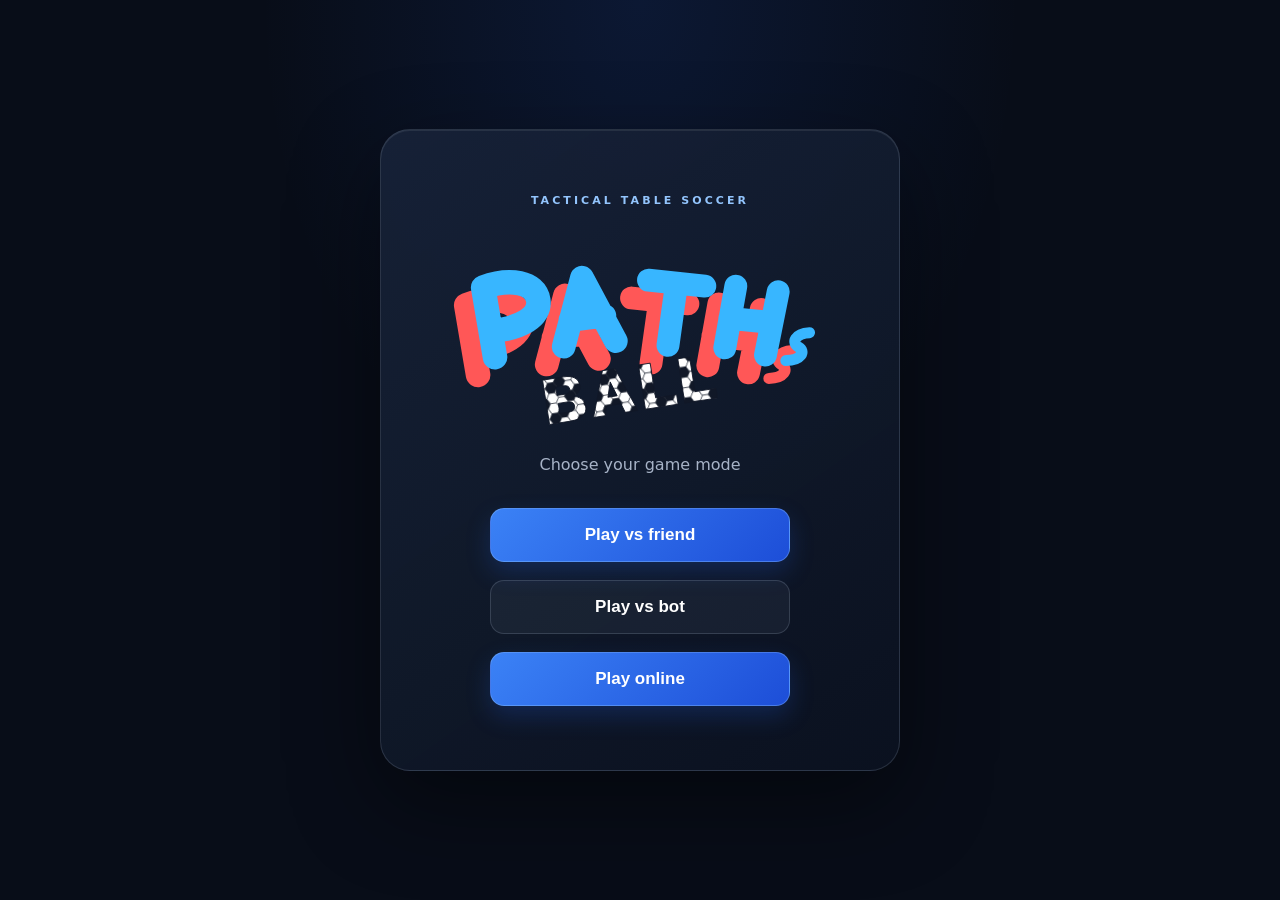
<file: index.html>
<!DOCTYPE html>
<html lang="en">
<head>
    <meta charset="UTF-8">
    <meta name="viewport" content="width=device-width, initial-scale=1.0">
    <title>Pathballs</title>
    <link rel="icon" type="image/svg+xml" href="pilka.svg">
    <link rel="stylesheet" href="style.css">
</head>
<body>

    <div id="mainMenu" class="screen">
        <div class="menuCard">
            <p class="eyebrow">TACTICAL TABLE SOCCER</p>
            <img
                class="pathballLogo menuLogo"
                src="paths_ball_logo-v3.svg"
                alt="Pathball"
            >
            <p class="subtitle">Choose your game mode</p>

            <div class="buttons">
                <button onclick="location.href='friend.html'">Play vs friend</button>
                <button onclick="location.href='bot.html'">Play vs bot</button>
                <button onclick="location.href='online.html'">Play online</button>
            </div>
        </div>
    </div>

</body>
</html>
</file>
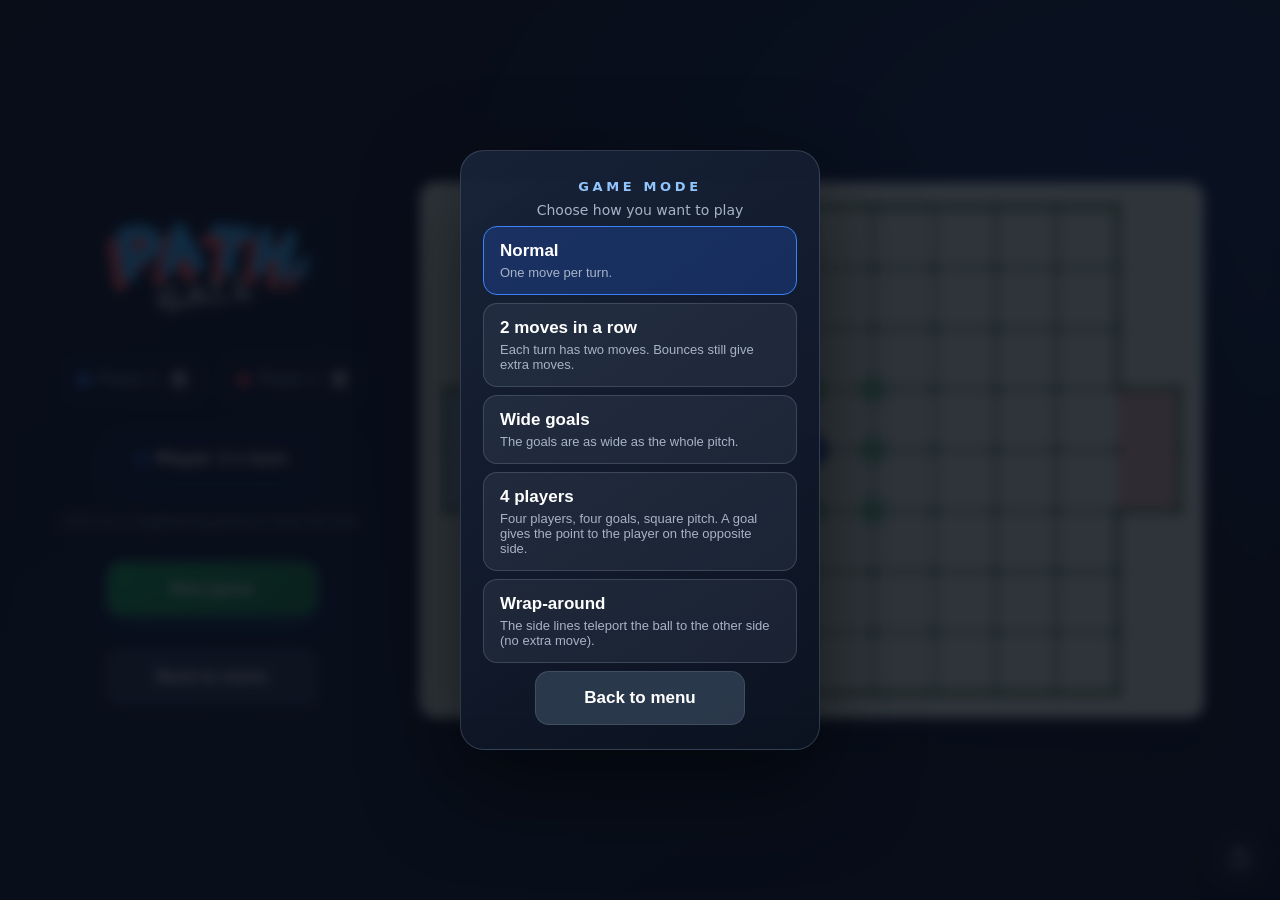
<file: friend.html>
<!DOCTYPE html>
<html lang="en">
<head>
    <script>window.addEventListener("error", e => alert(e.message));</script>
    <meta charset="UTF-8">
    <meta name="viewport" content="width=device-width, initial-scale=1.0">
    <title>Pathball — Play vs friend</title>
    <link rel="icon" type="image/svg+xml" href="pilka.svg">
    <link rel="stylesheet" href="style.css">
</head>
<body>
    <div id="gameScreen" class="screen">
        <img class="pathballLogo gameLogo" src="paths_ball_logo-v3.svg" alt="Pathball">

        <div class="score">
            <div class="player"><span class="blueDot"></span>Player 1<strong id="score1">0</strong></div>
            <div class="player"><span class="redDot"></span>Player 2<strong id="score2">0</strong></div>
        </div>
        <div id="turnInfo">Player 1's turn</div>
        <div class="fieldContainer">
            <canvas id="gameCanvas" width="780" height="1140"></canvas>
        </div>
        <p class="instructions">Click on a neighboring point to move the ball.</p>
        <button class="newGame" onclick="restartClick()">New game</button>
        <button class="backButton" onclick="backToMenu()">Back to menu</button>
        <button id="orientationToggle" class="orientationToggle" onclick="toggleOrientation()"
            aria-label="Switch to landscape layout" aria-pressed="false" title="Switch to landscape layout">
            <svg viewBox="0 0 24 24" aria-hidden="true">
                <path d="M7 7h5V2M7 7a8 8 0 1 1-2.34 5.66" />
            </svg>
        </button>
    </div>
    <script src="script.js"></script>
    <script>initializeGame();</script>
</body>
</html>
</file>
<file: style.css>
* {
    box-sizing: border-box;
}

@property --turn-color {
    syntax: "<color>";
    inherits: true;
    initial-value: #2563eb;
}

body {
    margin: 0;
    min-height: 100vh;
    background:
        radial-gradient(ellipse at 50% 0%, rgba(37, 99, 235, 0.13), transparent 42%),
        #080d18;
    color: white;
    font-family: Inter, ui-sans-serif, system-ui, -apple-system, BlinkMacSystemFont, "Segoe UI", sans-serif;
}

.screen {
    min-height: 100vh;
    display: flex;
    flex-direction: column;
    justify-content: center;
    align-items: center;
    padding: 20px;
    text-align: center;
}

.screen.hidden {
    display: none !important;
}

h1 {
    margin: 0;
    font-size: clamp(42px, 8vw, 68px);
    letter-spacing: 0.16em;
    color: #f8fafc;
}

.pathballLogo {
    display: block;
    width: 100%;
    height: auto;
    object-fit: contain;
}

.menuLogo {
    max-width: 420px;
    margin: 0 auto;
    animation: logoEnter 600ms ease both;
}

#mainMenu .menuCard {
    width: min(100%, 520px);
    padding: clamp(32px, 7vw, 64px);
    border: 1px solid rgba(148, 163, 184, 0.2);
    border-radius: 30px;
    background: linear-gradient(145deg, rgba(24, 35, 57, 0.9), rgba(11, 18, 32, 0.94));
    box-shadow:
        0 32px 90px rgba(0, 0, 0, 0.45),
        inset 0 1px 0 rgba(255, 255, 255, 0.08);
    animation: menuEnter 700ms cubic-bezier(0.2, 0.75, 0.25, 1) both;
}

.eyebrow {
    margin: 0 0 14px;
    color: #93c5fd;
    font-size: 11px;
    font-weight: 800;
    letter-spacing: 0.28em;
}

.subtitle {
    margin: 14px 0 34px;
    color: #a7b3c7;
    font-size: 16px;
}

.buttons {
    display: flex;
    flex-direction: column;
    gap: 18px;
    width: 100%;
    max-width: 300px;
    margin: 0 auto;
}

button {
    padding: 16px 22px;
    border: 1px solid rgba(147, 197, 253, 0.34);
    border-radius: 14px;
    background: linear-gradient(135deg, #3b82f6, #1d4ed8);
    color: white;
    font-size: 17px;
    font-weight: bold;
    cursor: pointer;
    box-shadow: 0 10px 24px rgba(37, 99, 235, 0.22);
    transition:
        transform 180ms ease,
        box-shadow 180ms ease,
        border-color 180ms ease,
        background-color 180ms ease;
}

button:hover {
    transform: translateY(-2px);
    border-color: rgba(191, 219, 254, 0.7);
    box-shadow: 0 14px 30px rgba(37, 99, 235, 0.34);
}

button:active {
    transform: translateY(0) scale(0.98);
}

button:focus-visible {
    outline: 3px solid #bfdbfe;
    outline-offset: 3px;
}

.buttons button:nth-child(2) {
    border-color: rgba(148, 163, 184, 0.24);
    background: rgba(148, 163, 184, 0.08);
    box-shadow: none;
}

.buttons button:nth-child(2):hover {
    background: rgba(148, 163, 184, 0.16);
}

/* GAME SCREEN */

#gameScreen {
    --turn-color: #2563eb;
    position: relative;
    isolation: isolate;
    justify-content: flex-start;
    min-height: 100vh;
    padding: 10px 12px 30px;
    overflow: hidden;
    background:
        radial-gradient(ellipse at 88% 18%, color-mix(in srgb, var(--turn-color) 20%, transparent), transparent 42%),
        linear-gradient(145deg, #0b1220, #101a2b 55%, #0b1220);
    transition: --turn-color 500ms ease;
}

.gameLogo {
    margin: 5px;
    width: min(220px, 42vw);
    animation: logoEnter 600ms ease both;
}

.score {
    display: flex;
    gap: 20px;
    justify-content: center;
    margin: 10px;
}

.player {
    --player-color: #3b82f6;
    display: flex;
    align-items: center;
    gap: 8px;
    font-size: 15px;
    padding: 10px 14px;
    border: 1px solid rgba(148, 163, 184, 0.13);
    border-radius: 14px;
    background: rgba(15, 23, 42, 0.7);
    color: #b6c2d4;
    transition:
        transform 250ms ease,
        border-color 250ms ease,
        background 250ms ease,
        box-shadow 250ms ease,
        color 250ms ease;
}

.player.active {
    transform: translateY(-2px);
    border-color: color-mix(in srgb, var(--player-color) 56%, transparent);
    background: rgba(30, 41, 59, 0.92);
    box-shadow:
        0 8px 24px rgba(0, 0, 0, 0.22),
        0 0 22px color-mix(in srgb, var(--player-color) 18%, transparent);
    color: #f8fafc;
}

.player:nth-child(2) {
    --player-color: #ef4444;
}

.player strong {
    font-size: 22px;
    margin-left: 5px;
    color: white;
}

.blueDot, .redDot {
    width: 13px;
    height: 13px;
    border-radius: 50%;
}

.blueDot {
    background: #3b82f6;
}

.redDot {
    background: #ef4444;
}

#turnInfo {
    display: flex;
    align-items: center;
    gap: 10px;
    margin: 8px;
    padding: 12px 25px;
    border: 1px solid color-mix(in srgb, var(--turn-color) 42%, transparent);
    background: rgba(15, 23, 42, 0.8);
    border-radius: 12px;
    font-weight: bold;
    box-shadow: 0 8px 26px color-mix(in srgb, var(--turn-color) 14%, transparent);
}

#turnInfo::before {
    width: 9px;
    height: 9px;
    border-radius: 50%;
    background: var(--turn-color);
    box-shadow: 0 0 14px var(--turn-color);
    content: "";
}

.fieldContainer {
    width: min(94vw, 360px);
    aspect-ratio: 780 / 1140;
    flex: 0 0 auto;
    margin: 10px auto;
    background: #dce9d5;
    border: 5px solid rgba(226, 232, 240, 0.8);
    border-radius: 16px;
    overflow: hidden;
    box-shadow:
        0 24px 70px rgba(0, 0, 0, 0.38),
        0 0 0 1px rgba(255, 255, 255, 0.08);
    animation: boardEnter 650ms cubic-bezier(0.2, 0.75, 0.25, 1) both;
}

#gameCanvas {
    display: block;
    width: 100%;
    height: 100%;
    touch-action: manipulation;
}

.instructions {
    color: #94a3b8;
    font-size: 13px;
    margin: 12px;
}

.newGame {
    background: linear-gradient(135deg, #16a34a, #15803d);
    width: 210px;
    margin: 5px;
}

.newGame:hover {
    background: linear-gradient(135deg, #22c55e, #16a34a);
}

.backButton {
    border-color: rgba(148, 163, 184, 0.2);
    background: rgba(51, 65, 85, 0.8);
    width: 210px;
    margin: 5px;
    box-shadow: none;
}

.orientationToggle {
    position: fixed;
    right: 16px;
    bottom: 16px;
    z-index: 1;
    display: grid;
    width: 52px;
    height: 52px;
    padding: 12px;
    place-items: center;
    border: 1px solid rgba(226, 232, 240, 0.35);
    border-radius: 50%;
    background: rgba(15, 23, 42, 0.86);
    box-shadow: 0 10px 26px rgba(0, 0, 0, 0.35);
    backdrop-filter: blur(12px);
    animation: toggleEnter 500ms 350ms ease both;
}

.orientationToggle svg {
    width: 100%;
    height: 100%;
    fill: none;
    stroke: currentColor;
    stroke-linecap: round;
    stroke-linejoin: round;
    stroke-width: 1.8;
    transition: transform 350ms ease;
}

.orientationToggle:hover svg {
    transform: rotate(45deg);
}

.turn-change {
    animation: turnChange 450ms ease both;
}

.newGame.surrender {
    background: linear-gradient(135deg, #ef4444, #b91c1c);
}

.newGame.surrender:hover {
    background: linear-gradient(135deg, #f87171, #dc2626);
}

#gameScreen.landscape {
    display: grid;
    grid-template-columns: minmax(220px, 0.8fr) minmax(0, 1.6fr);
    grid-template-rows: auto auto auto auto auto auto;
    align-content: center;
    justify-items: center;
    gap: 4px 12px;
    height: 100vh;
    height: 100dvh;
    min-height: 0;
    padding: 12px 76px 12px 16px;
    overflow: hidden;
}

#gameScreen.landscape .gameLogo {
    grid-column: 1;
    grid-row: 1;
}

#gameScreen.landscape .score {
    grid-column: 1;
    grid-row: 2;
    margin: 4px;
}

#gameScreen.landscape #turnInfo {
    grid-column: 1;
    grid-row: 3;
    margin: 4px;
}

#gameScreen.landscape .fieldContainer {
    grid-column: 2;
    grid-row: 1 / 7;
    width: min(100%, calc((100dvh - 24px) * 1140 / 780));
    max-height: calc(100dvh - 24px);
    aspect-ratio: 1140 / 780;
    margin: 0 auto;
}

#gameScreen.landscape .instructions {
    grid-column: 1;
    grid-row: 4;
    margin: 4px;
}

#gameScreen.landscape .newGame {
    grid-column: 1;
    grid-row: 5;
    margin: 4px;
}

#gameScreen.landscape .backButton {
    grid-column: 1;
    grid-row: 6;
    margin: 4px;
}

@media (max-width: 500px) {
    h1 {
        font-size: 38px;
    }

    .score {
        gap: 12px;
    }

    .player {
        font-size: 13px;
    }

    #gameScreen.landscape {
        grid-template-columns: minmax(150px, 0.8fr) minmax(0, 1.6fr);
        padding-right: 64px;
        padding-left: 8px;
    }

    #gameScreen.landscape .score {
        gap: 8px;
    }

    #gameScreen.landscape .player {
        gap: 4px;
        font-size: 11px;
    }

    #gameScreen.landscape #turnInfo {
        padding: 8px 10px;
        font-size: 13px;
    }

    #gameScreen.landscape .newGame,
    #gameScreen.landscape .backButton {
        width: min(180px, 100%);
        padding: 12px;
        font-size: 14px;
    }

    .orientationToggle {
        right: 8px;
        bottom: 8px;
        width: 46px;
        height: 46px;
    }
}

@keyframes menuEnter {
    from {
        opacity: 0;
        transform: translateY(18px) scale(0.98);
    }

    to {
        opacity: 1;
        transform: translateY(0) scale(1);
    }
}

@keyframes logoEnter {
    from {
        opacity: 0;
        transform: translateY(-8px);
    }

    to {
        opacity: 1;
        transform: translateY(0);
    }
}

@keyframes boardEnter {
    from {
        opacity: 0;
        transform: translateY(14px) scale(0.985);
    }

    to {
        opacity: 1;
        transform: translateY(0) scale(1);
    }
}

@keyframes toggleEnter {
    from {
        opacity: 0;
        transform: scale(0.75) rotate(-35deg);
    }

    to {
        opacity: 1;
        transform: scale(1) rotate(0);
    }
}

@keyframes turnChange {
    0% {
        opacity: 0.55;
        transform: translateY(4px) scale(0.98);
    }

    65% {
        transform: translateY(-2px) scale(1.015);
    }

    100% {
        opacity: 1;
        transform: translateY(0) scale(1);
    }
}

@media (prefers-reduced-motion: reduce) {
    *,
    *::before,
    *::after {
        animation-duration: 0.01ms !important;
        animation-iteration-count: 1 !important;
        scroll-behavior: auto !important;
        transition-duration: 0.01ms !important;
    }
}

/* ONLINE LOBBY (matchmaking) */

.lobbyOverlay {
    position: fixed;
    inset: 0;
    z-index: 50;
    display: flex;
    justify-content: center;
    align-items: center;
    padding: 20px;
    background: rgba(8, 13, 24, 0.82);
    backdrop-filter: blur(6px);
}

.lobbyOverlay.hidden,
.lobbyOverlay .hidden {
    display: none !important;
}

.lobbyCard {
    width: min(100%, 420px);
    padding: clamp(28px, 6vw, 48px);
    border: 1px solid rgba(148, 163, 184, 0.2);
    border-radius: 30px;
    background: linear-gradient(145deg, rgba(24, 35, 57, 0.95), rgba(11, 18, 32, 0.97));
    box-shadow: 0 32px 90px rgba(0, 0, 0, 0.45);
    text-align: center;
}

.lobbyStatus {
    min-height: 1.4em;
    margin: 0 0 24px;
    color: #a7b3c7;
    font-size: 16px;
}

.lobbyStatus.searching::after {
    content: "";
    display: block;
    width: 34px;
    height: 34px;
    margin: 22px auto 0;
    border: 3px solid rgba(147, 197, 253, 0.25);
    border-top-color: #93c5fd;
    border-radius: 50%;
    animation: lobbySpin 900ms linear infinite;
}

@keyframes lobbySpin {
    to { transform: rotate(360deg); }
}
</file>
